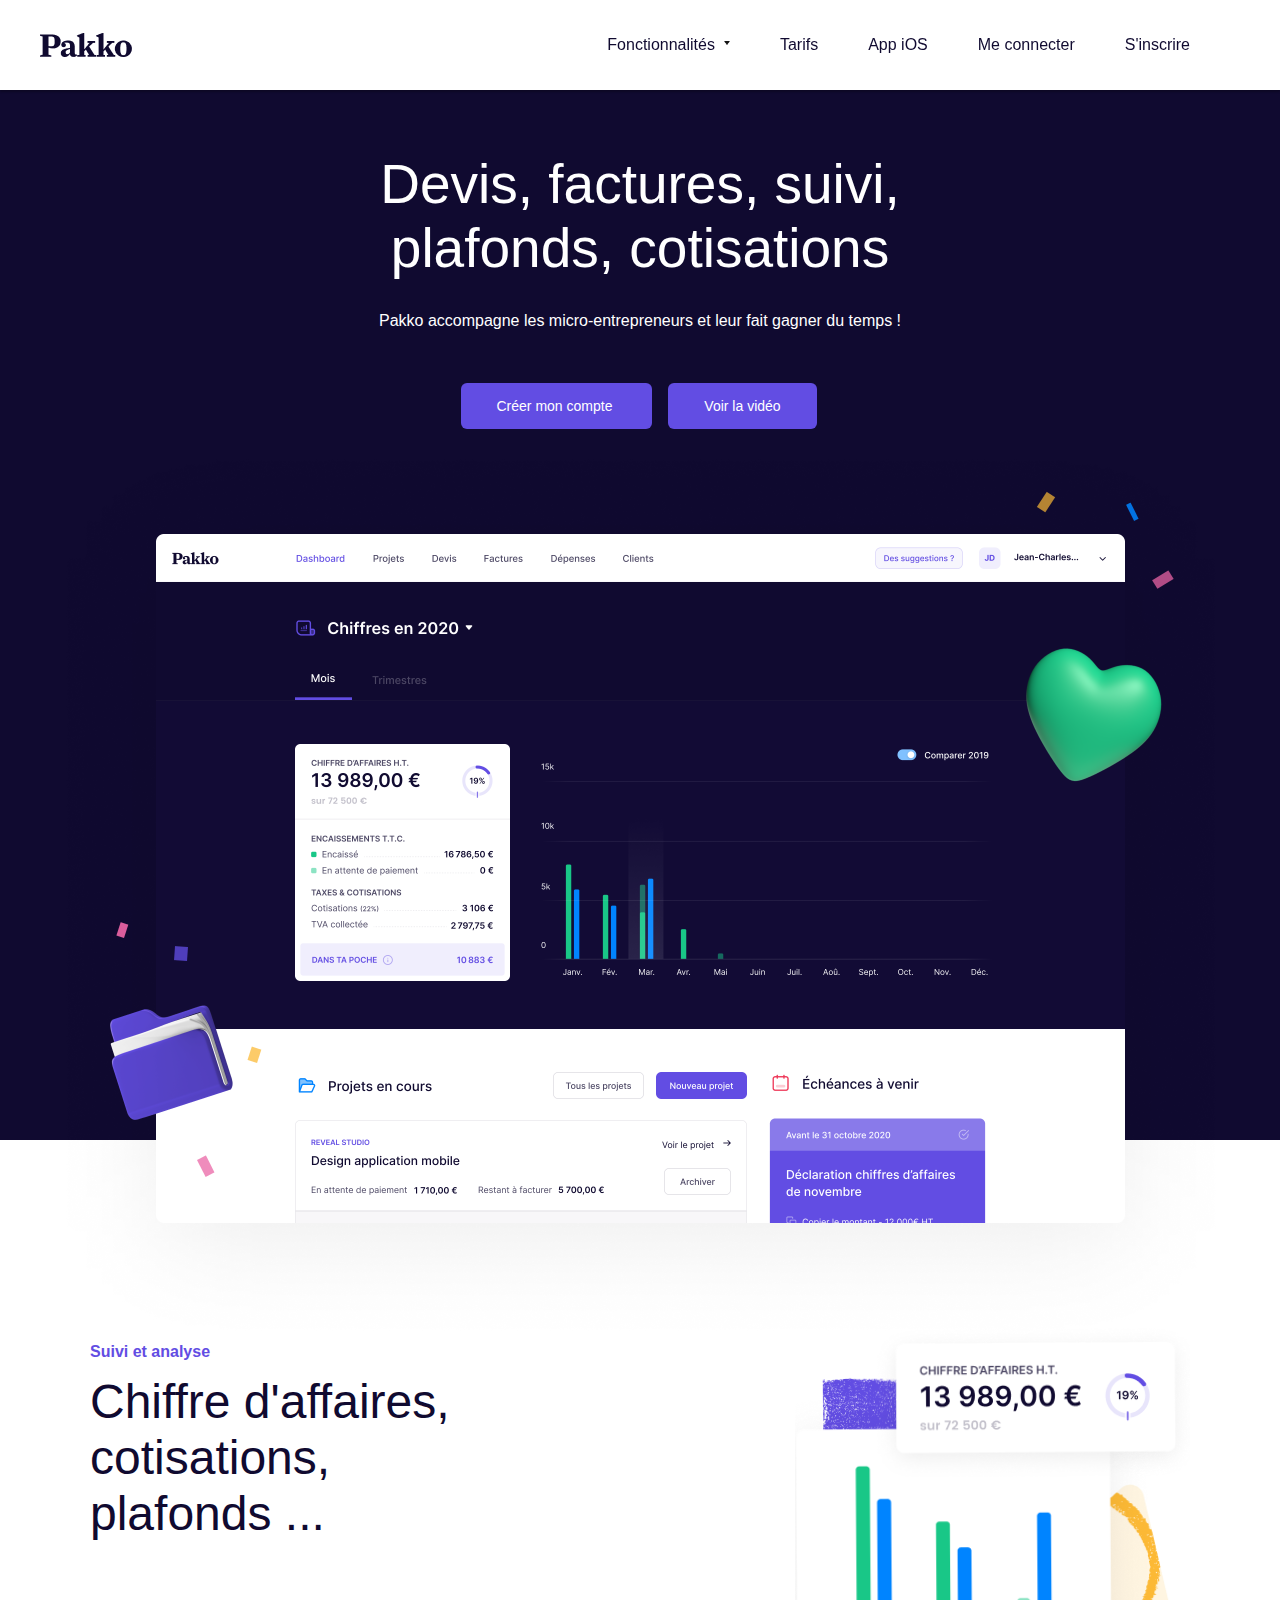
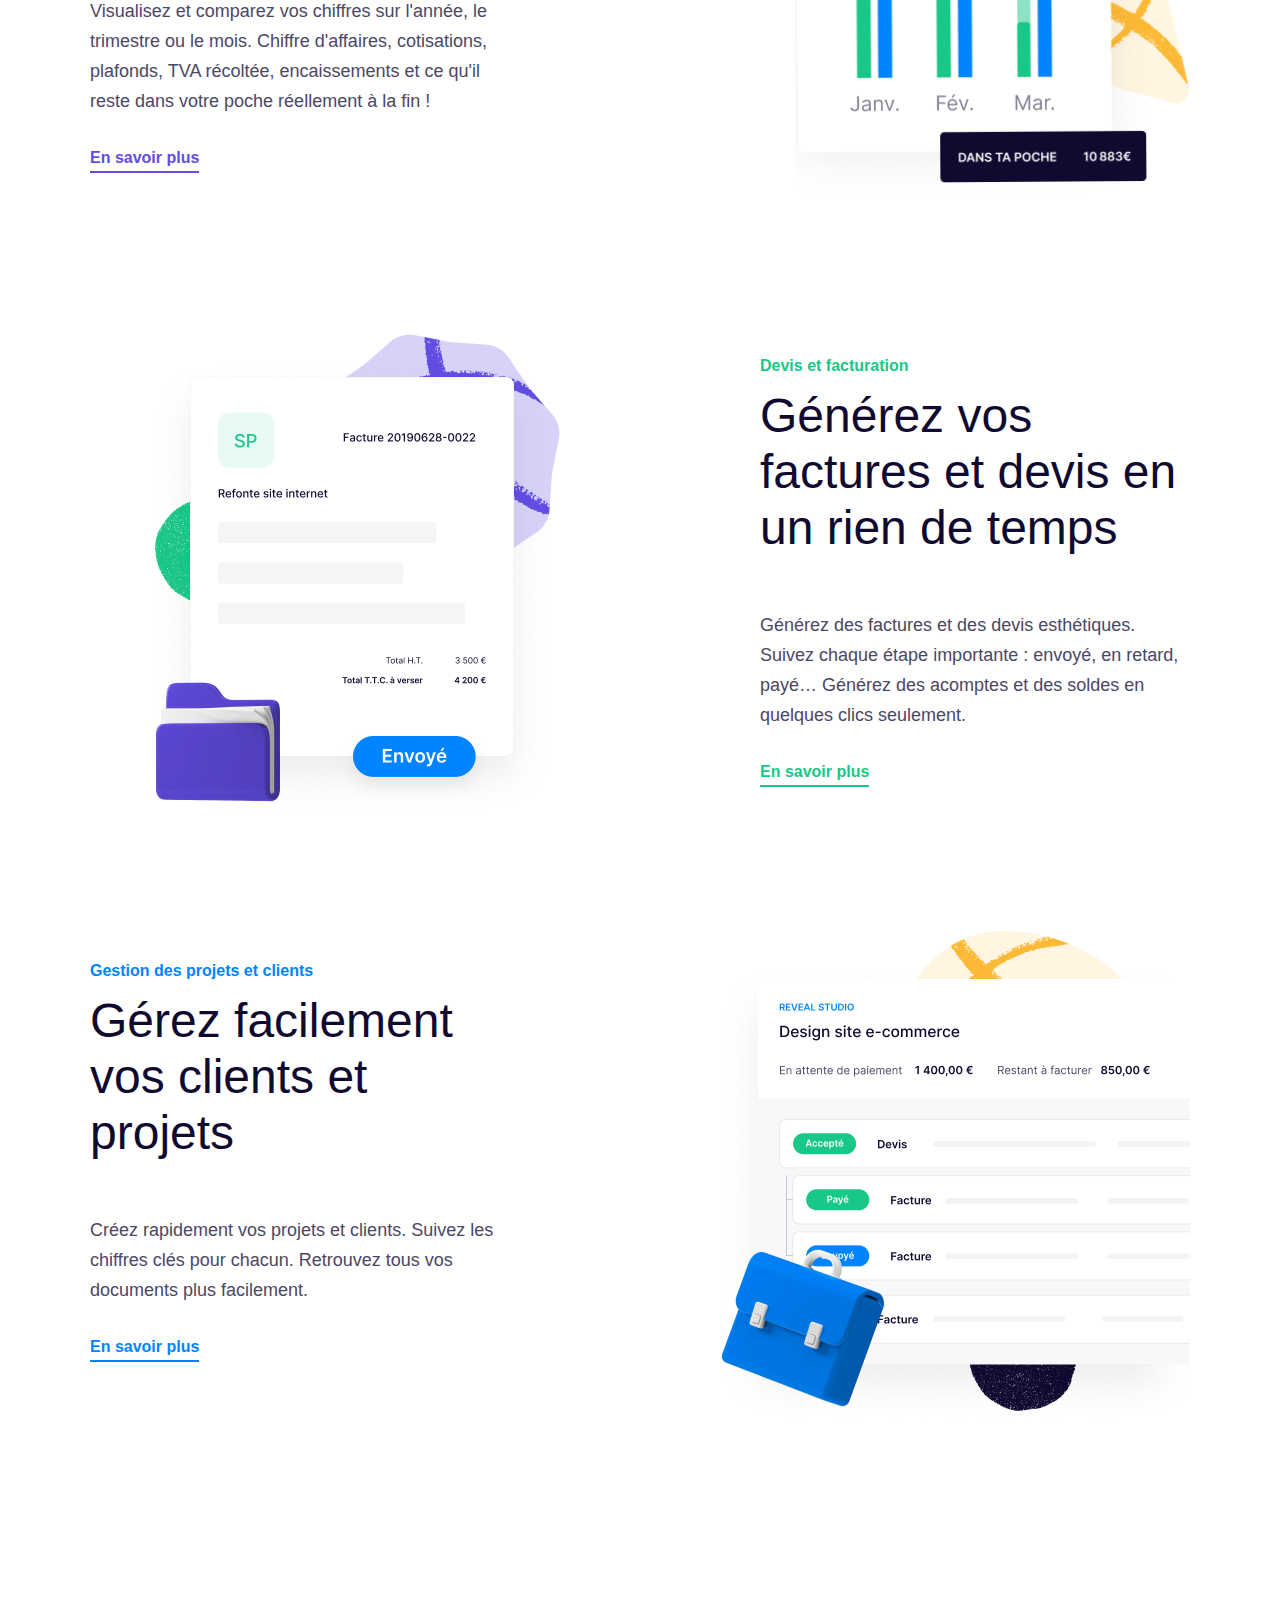
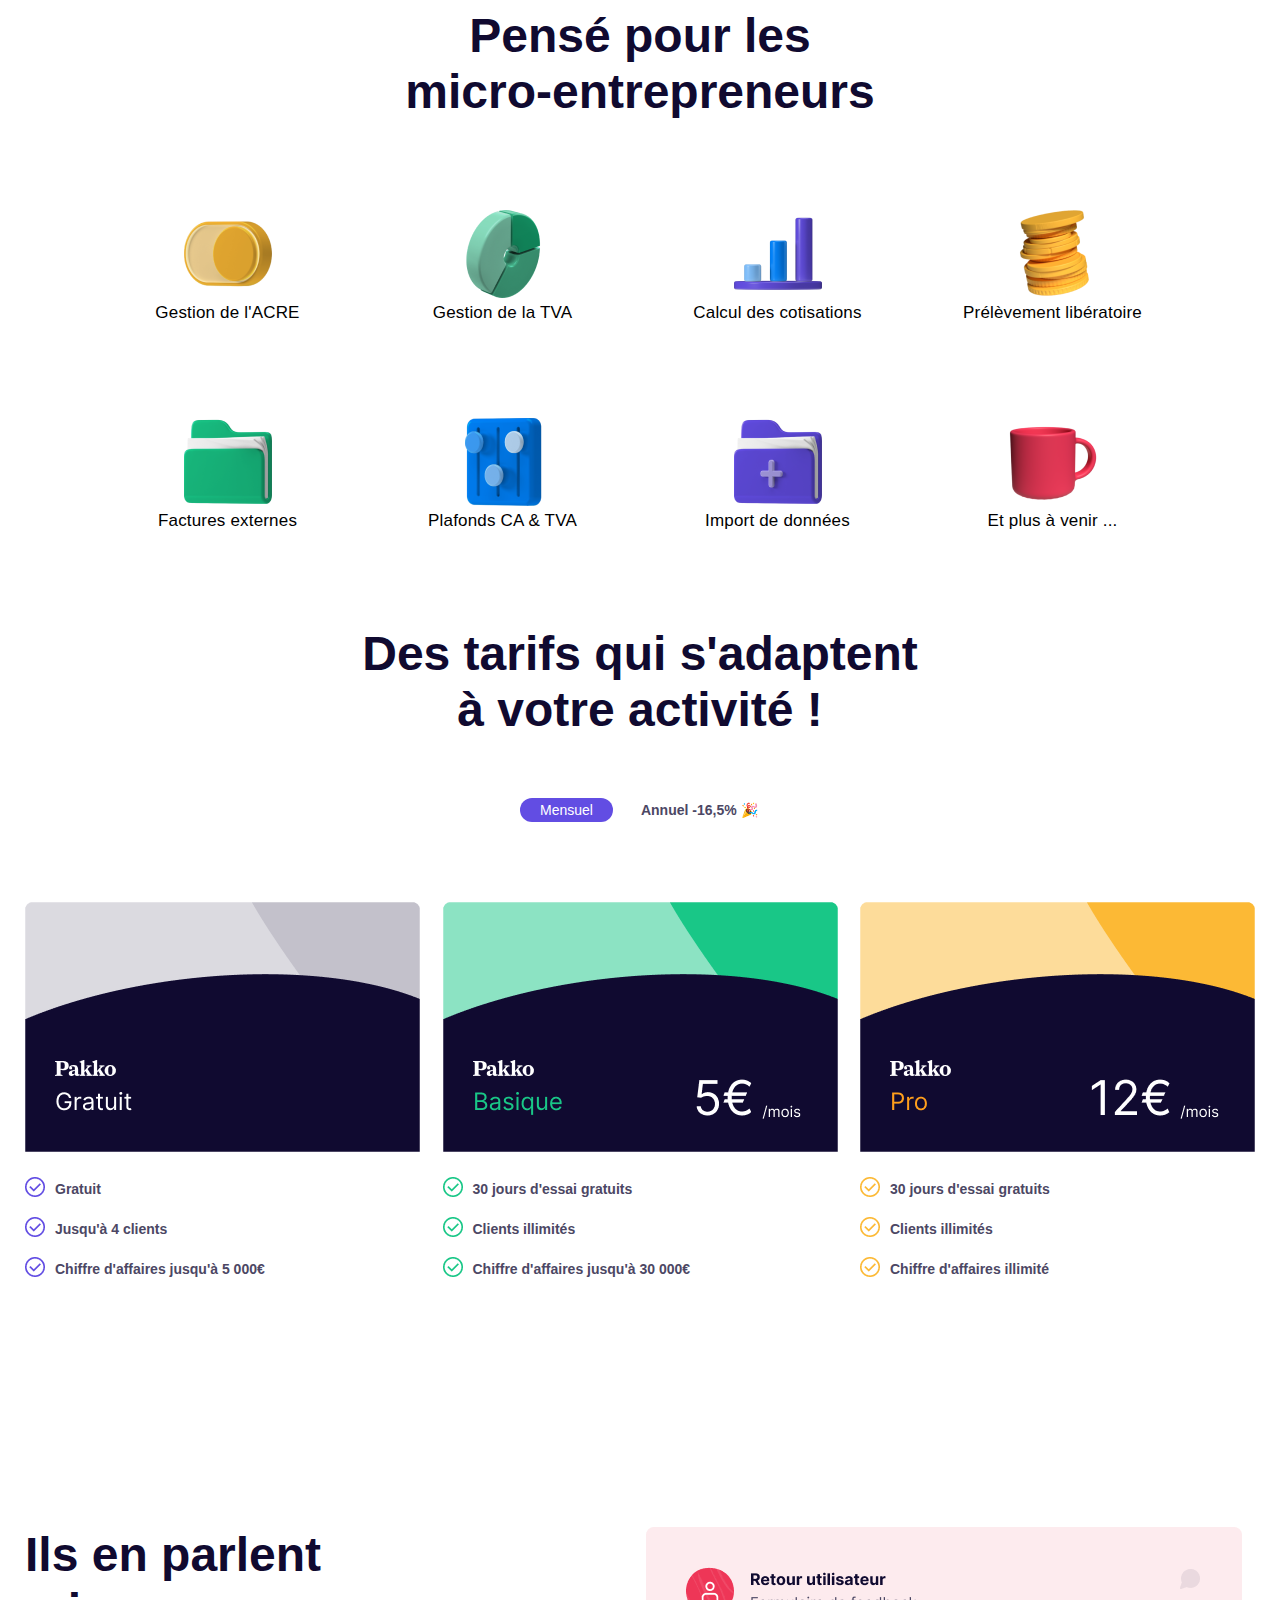
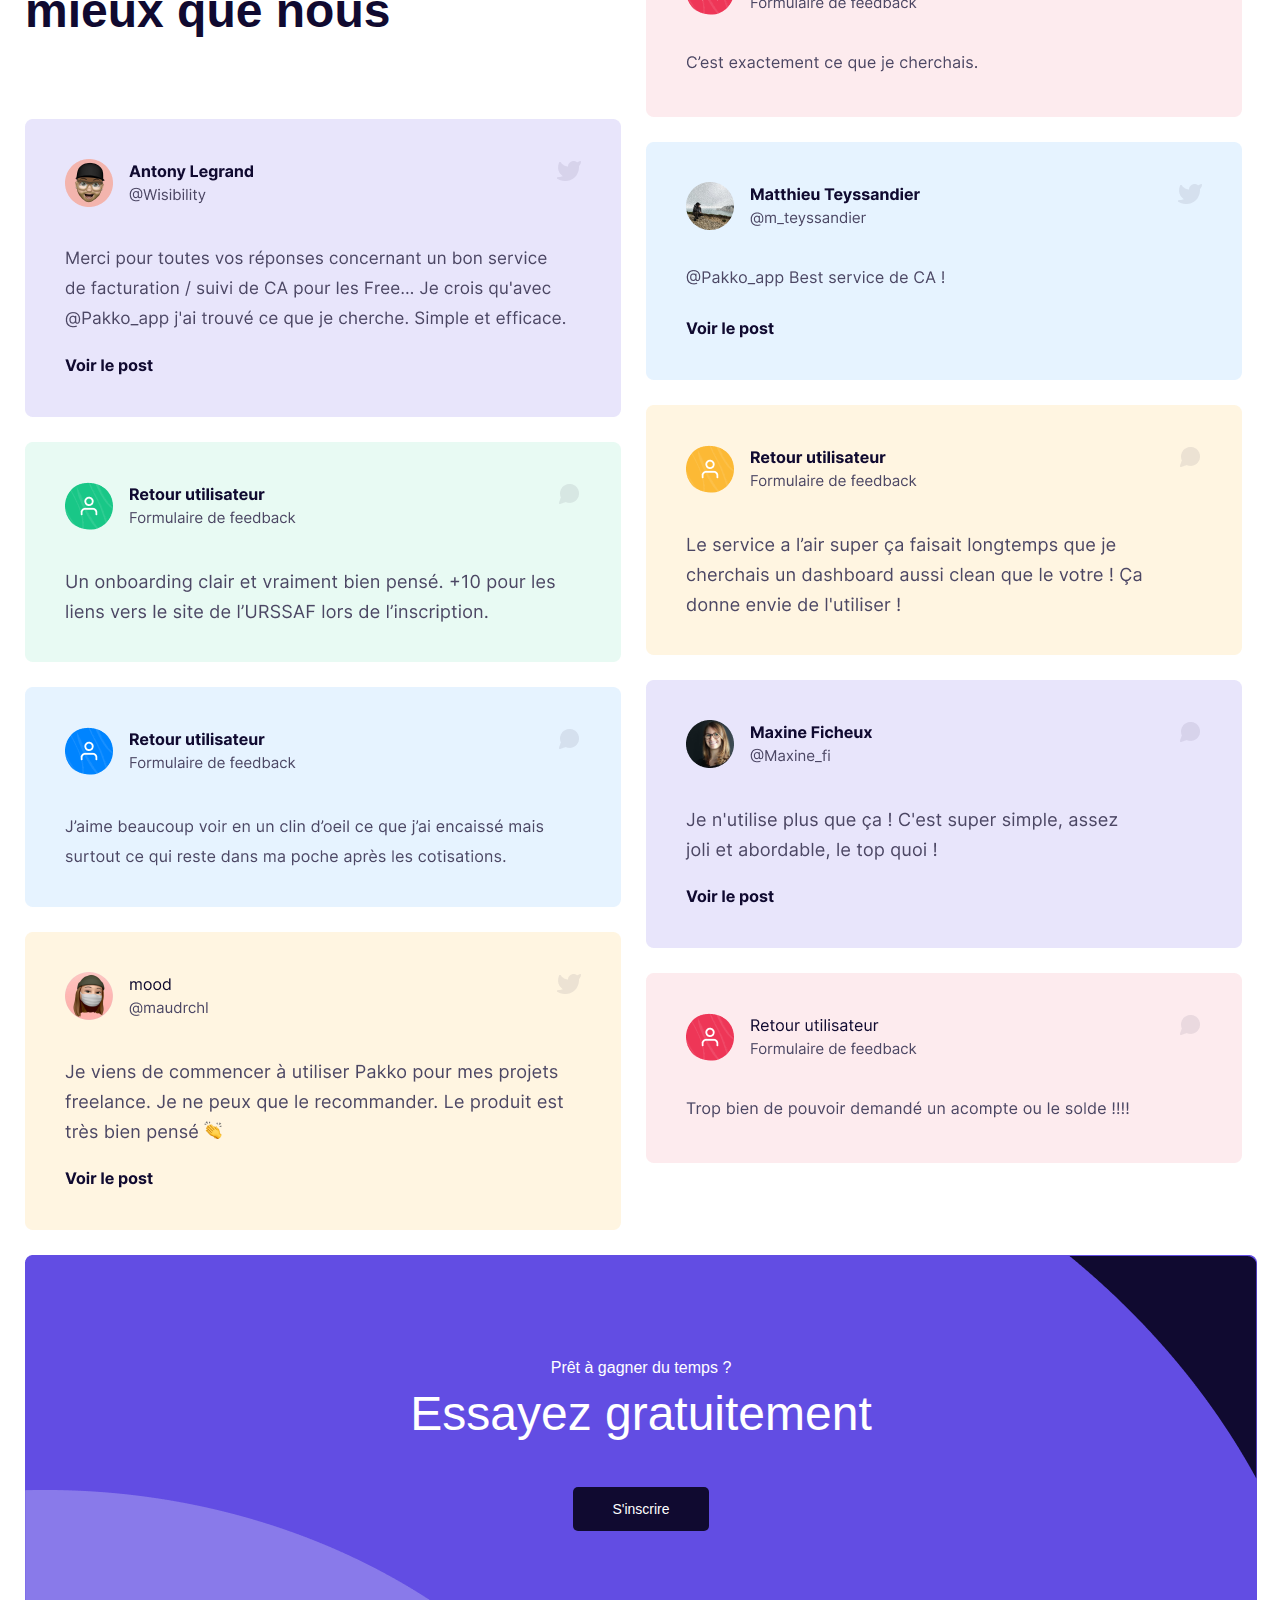
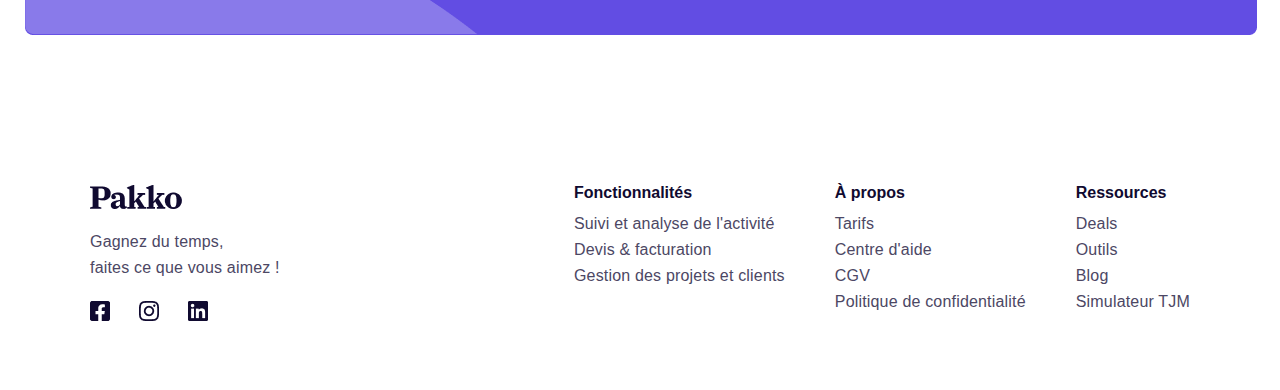
<file: index.html>
<!DOCTYPE html>
<html lang="en">
<head>
   <meta charset="UTF-8">
   <meta http-equiv="X-UA-Compatible" content="IE=edge">
   <meta name="viewport" content="width=device-width, initial-scale=1.0">
   <link rel="stylesheet" href="./CSS/style.css">
   <title>Pakko</title>
</head>
<body>
   <div class="header">
      <div class="header_container">
         <div class="header_logo">
            <img src="./IMG/logo.png" alt="#">
         </div>
         <div class="menu">
            <ul>
               <li class="page arrow"><a href="#">Fonctionnalités</a></li>
               <li class="page"><a href="#">Tarifs</a></li>
               <li class="page"><a href="#">App iOS</a></li>
               <li class="page"><a href="#">Me connecter</a></li>
               <li class="page"><a href="#">S'inscrire</a></li>
            </ul>
         </div>
         <div class="header_burger">
            <span></span>
            <span></span>
            <span></span>
         </div>
      </div>
   </div>
   <main class="main">
      <div class="first_screen">
         <div class="offer">
            <div class="text">
               <h1>
                  Devis, factures, suivi,<br> plafonds, cotisations
               </h1>
               <p>
                  Pakko accompagne les micro-entrepreneurs et leur fait gagner du temps !
               </p>
            </div>
            <div class="btns">
               <a href="#" class="btn btn1">
                  Créer mon compte
               </a>
               <a href="#" class="btn">
                  Voir la vidéo
               </a>
            </div>
         </div>
         <img class="offer_img" src="./IMG/offer_img.png" alt="#">
      </div>
      <section class="sec1 container">
         <div class="sec_text">
            <p class="sec_sub sec1_sub">
               Suivi et analyse
            </p>
            <h2>
               Chiffre d'affaires, cotisations, plafonds ...
            </h2>
            <p class="sec_p">
               Visualisez et comparez vos chiffres sur l'année, le trimestre ou le mois. Chiffre d'affaires, cotisations, plafonds, TVA récoltée, encaissements et ce qu'il reste dans votre poche réellement à la fin !
            </p>
            <a href="#" class="sec_btn sec1_btn">
               En savoir plus
            </a>
         </div>
         <img src="./IMG/sec1.png" alt="#">
      </section>
      <section class="sec container">
         <img src="./IMG/sec2.png" alt="#">
         <div class="sec_text">
            <p class="sec_sub sec2_sub">
               Devis et facturation
            </p>
            <h2>
               Générez vos factures et devis en un rien de temps
            </h2>
            <p class="sec_p">
               Générez des factures et des devis esthétiques. Suivez chaque étape importante : envoyé, en retard, payé… Générez des acomptes et des soldes en quelques clics seulement.            
            </p>
            <a href="#" class="sec_btn sec2_btn">
               En savoir plus
            </a>
         </div>
      </section>
      <section class="sec container">
         <div class="sec_text">
            <p class="sec_sub sec3_sub">
               Gestion des projets et clients
            </p>
            <h2>
               Gérez facilement vos clients et projets
            </h2>
            <p class="sec_p">
               Créez rapidement vos projets et clients. Suivez les chiffres clés pour chacun. Retrouvez tous vos documents plus facilement.
            </p>
            <a href="#" class="sec_btn sec3_btn">
               En savoir plus
            </a> 
         </div>
         <img src="./IMG/sec3.png" alt="#">
      </section>
      <section class="sec4 container">
         <div class="sec4_title">
            <h3>
               Pensé pour les <br>
               micro-entrepreneurs
            </h3>
         </div>
         <div class="sec4_content">
            <div class="content">
               <img class="content_img" src="./IMG/sec4_1.png" alt="#">
               <p class="content_p">
                  Gestion de l'ACRE
               </p>
            </div>
            <div class="content">
               <img class="content_img" src="./IMG/sec4_2.png" alt="#">
               <p class="content_p">
                  Gestion de la TVA
               </p>
            </div>
            <div class="content">
               <img class="content_img" src="./IMG/sec4_3.png" alt="#">
               <p class="content_p">
                  Calcul des cotisations
               </p>
            </div>
            <div class="content">
               <img class="content_img" src="./IMG/sec4_4.png" alt="#">
               <p class="content_p">
                  Prélèvement libératoire
               </p>
            </div>
         </div>
         <div class="sec4_content">
            <div class="content">
               <img class="content_img" src="./IMG/sec4_5.png" alt="#">
               <p class="content_p">
                  Factures externes
               </p>
            </div>
            <div class="content">
               <img class="content_img" src="./IMG/sec4_6.png" alt="#">
               <p class="content_p">
                  Plafonds CA & TVA
               </p>
            </div>
            <div class="content">
               <img class="content_img" src="./IMG/sec4_7.png" alt="#">
               <p class="content_p">
                  Import de données
               </p>
            </div>
            <div class="content">
               <img class="content_img" src="./IMG/sec4_8.png" alt="#">
               <p class="content_p">
                  Et plus à venir ...
               </p>
            </div>
         </div>
      </section>
      <section class="sec5 sec5_container">
         <div class="sec5_title">
            <h3>
               Des tarifs qui s'adaptent <br>
               à votre activité !
            </h3>
         </div>
            <div class="sec5_sub">
               <a class="sec5_btn" href="#">
                  Mensuel
               </a>      
               <p class="sec5_text">
                  Annuel -16,5% 🎉
               </p>
            </div>
            <div class="content_wrapper">
               <div class="sec5_content">
                  <div class="gratuit">
                     <img class="sec5_img" src="./IMG/sec5_1.png" alt="#">
                     <ul class="inf inf1">
                        <li class="sec5_text">Gratuit</li>
                        <li class="sec5_text">Jusqu'à 4 clients</li>
                        <li class="sec5_text">Chiffre d'affaires jusqu'à 5 000€</li>
                     </ul>
                  </div>
               </div>
               <div class="sec5_content">
                  <div class="gratuit">
                     <img class="sec5_img" src="./IMG/sec5_2.png" alt="#">
                     <ul class="inf inf2">
                        <li class="sec5_text">30 jours d'essai gratuits</li>
                        <li class="sec5_text">Clients illimités</li>
                        <li class="sec5_text">Chiffre d'affaires jusqu'à 30 000€</li>
                     </ul>
                  </div>
               </div>
               <div class="sec5_content">
                  <div class="gratuit">
                     <img class="sec5_img" src="./IMG/sec5_3.png" alt="#">
                     <ul class="inf inf3">
                        <li class="sec5_text">30 jours d'essai gratuits</li>
                        <li class="sec5_text">Clients illimités</li>
                        <li class="sec5_text">Chiffre d'affaires illimité</li>
                     </ul>
                  </div>
               </div>
            </div>
      </section>
      <section class="sec6 sec5_container">
         <div class="column">
               <div class="sec6_title">
                  <h3>
                     Ils en parlent <br>
                     mieux que nous
                  </h3>
               </div>
               <img src="./IMG/sec6_2.png" alt="#">
               <img src="./IMG/sec6_4.png" alt="#">
               <img src="./IMG/sec6_6.png" alt="#">
               <img src="./IMG/sec6_8.png" alt="#">
            </div>
            <div class="column">
               <img src="./IMG/sec6_1.png" alt="#">
               <img src="./IMG/sec6_3.png" alt="#">
               <img src="./IMG/sec6_5.png" alt="#">
               <img src="./IMG/sec6_7.png" alt="#">
               <img src="./IMG/sec6_9.png" alt="#">
            </div>
      </section>
      <section class="sec7 sec5_container">
         <div class="background">
            <div class="sec7_content">
               <div class="sec7_sub">
                  <p>
                     Prêt à gagner du temps ?
                  </p>
               </div>
               <div class="sec7_title">
                  <h2>
                     Essayez gratuitement
                  </h2>
               </div>
               <a class="sec7_btn">
                  S'inscrire
               </a>                 
            </div>
         </div>
      </section>
      <footer class="footer container">
         <div class="blocks">
            <div class="block1">
               <img class="footer_img" src="./IMG/logo.png" class="logo">
               <p class="footer_text">
                  Gagnez du temps,
               </p>
               <p class="footer_text">
                  faites ce que vous aimez !
               </p>
               <div class="icons">
                  <img src="./IMG/icon1.png" alt="#" class="icon">
                  <img src="./IMG/icon2.png" alt="#" class="icon">
                  <img src="./IMG/icon3.png" alt="#" class="icon">
               </div>
            </div>
            <div class="blocks2-4">
               <div class="block block2">
                  <h4 class="block_title">
                     Fonctionnalités
                  </h4>
                  <p class="footer_text">
                     Suivi et analyse de l'activité
                  </p>
                  <p class="footer_text">
                     Devis & facturation
                  </p>
                  <p class="footer_text">
                     Gestion des projets et clients
                  </p>
               </div>
               <div class="block block3">
                  <h4 class="block_title">
                     À propos
                  </h4>
                  <p class="footer_text">
                     Tarifs
                  </p>
                  <p class="footer_text">
                     Centre d'aide
                  </p>
                  <p class="footer_text">
                     CGV
                  </p>
                  <p class="footer_text">
                     Politique de confidentialité
                  </p>
               </div>
               <div class="block block4">
                  <h4 class="block_title">
                     Ressources
                  </h4>
                  <p class="footer_text">
                     Deals
                  </p>
                  <p class="footer_text">
                     Outils
                  </p>
                  <p class="footer_text">
                     Blog
                  </p>
                  <p class="footer_text">
                     Simulateur TJM
                  </p>
               </div>
            </div>
         </div>
      </footer>
   </main>   
   <script src="./JS/JQuery.js"></script> 
   <script src="./JS/script.js"></script>  
</body>
</html>
</file>
<file: CSS/style.css>
*{
	padding: 0;
	margin: 0;
	border: 0;
}
*,*:before,*:after{
	-moz-box-sizing: border-box;
	-webkit-box-sizing: border-box;
	box-sizing: border-box;
}
:focus,:active{outline: none;}
a:focus,a:active{outline: none;}

nav,footer,header,aside{display: block;}

html,body{
	height: 100%;
	width: 100%;
	font-size: 100%;
	line-height: 1;
	font-size: 14px;
	-ms-text-size-adjust: 100%;
	-moz-text-size-adjust: 100%;
	-webkit-text-size-adjust: 100%;
}
input,button,textarea{font-family:inherit;}

input::-ms-clear{display: none;}
button{cursor: pointer;}
button::-moz-focus-inner {padding:0;border:0;}
a, a:visited{text-decoration: none;}
a:hover{text-decoration: none;}
ul li{list-style: none;}
img{vertical-align: top;}

h1,h2,h3,h4,h5,h6{font-size:inherit;font-weight: 400;}

body{
	font-family: Arial, "Helvetica Neue", Helvetica, sans-serif;
	overflow-y: auto;
	overflow-x: hidden;
}

.hidden {
	overflow: hidden;
}

a {
   text-decoration: none;
}

.container {
   max-width: 1100px;
   margin: 0 auto;
}

.header {
	top: 0;
	position: fixed;
	background-color: #FFFFFF;
	width: 100%;
	box-shadow: 0px 2px 2px rgba(0, 0, 0, 0.25) ;
	z-index: 3;
}

main {
	margin-top: 90px;
}

.header_container{
	max-width: 1200px;
   margin: 0 auto;
	height: 90px;
   display: flex;
	justify-content: space-between;
	align-items: center;
}

.header_burger {
	display: none;
	margin-right: 50px;
	cursor: pointer;
}

.menu ul{
   display: flex;
}

.page a{
   margin-right: 50px;
	font-size: 16px;
	color: #100A30;
	padding: 15px 0;
}

.page:visited {
	color: #100A30;
}

.arrow a{
	position: relative;
	padding-right: 15px;
}

.arrow a::after {
	content: '';
	background-image: url(../IMG/Vector.png);
	width: 6px;
	height: 4px;
	position: absolute;
	right: 0;
	top: 20px;
}

.page a:hover {
	color: rgba(98, 77, 227, 1);
}

.first_screen {
	background-color: #100A30;
	height: 1050px;
}

h1 {
	font-weight: 400;
	font-size: 55px;
	line-height: 64px;
	text-align: center;
	margin-bottom: 26px;
	color:  white;
	padding-top: 62px ;
}

.text p {
	font-size: 16px;
	line-height: 30px;
	color: white;
	margin: 0 auto 48px;
	font-weight: 400;
	text-align: center;
}

.btns {
	margin: 0 auto;
	max-width: 359px;
	height: 46px;
	padding: 15px 0;
}

.btn {
	background-color: rgba(98, 77, 227, 1);
	padding: 15px 36px;
	border-radius: 6px;
	color: white;
}

.btn1 {
	margin-right: 16px;
}

.btn:hover {
	border: 1px solid white;
	background: none;
}

.btn1:hover {
	margin-right: 14px;
}

.offer_img {
	margin: 0 auto;
	display: block;
}

.sec1 {
	margin-top: 200px;
}

.sec1 img {
	margin-top: -70px;
}

.sec_sub {
	font-weight: 700;
	font-size: 16px;
	line-height: 24px;
	margin-bottom: 10px;
}

.sec_p {
	font-size: 18px;
	line-height: 30px;
	color: #4C4764;
	margin-bottom: 27px;
}

h2 {
	font-size: 48px;
	line-height: 56px;
	color: #100A30;
	margin-bottom: 54px;
}

.sec_btn {
	font-weight: 700;
	font-size: 16px;
	line-height: 30px;
	padding-bottom: 5px;
}

.sec1_btn {
	color: #624DE3;
	border-bottom: 2px solid #624DE3;
}

.sec1_sub{
	color: #624DE3;
}

.sec_text {
	max-width: 430px;
}

.sec, .sec1 {
	display: flex;
	justify-content: space-between;
}

.sec {
	margin-top: 100px;
}

.sec img {
	margin-top: -80px;
}

.sec2_btn {
	color: #19C787;
	border-bottom: 2px solid #19C787;
}

.sec2_sub{
	color: #19C787;
}

.sec3_btn {
	color: #0084FF;
	border-bottom: 2px solid #0084FF;
}

.sec3_sub{
	color: #0084FF;
}

.sec4 {
	margin-top: 144px;
}

h3 {
	text-align: center;
	font-weight: 700;
	font-size: 48px;
	line-height: 56px;
	color: #100A30;
}

.sec4_title {
	margin-bottom: 90px;
}

.content {
	width: 290px;
	height: 208px;
}

.content_p {
	font-size: 17px;
	line-height: 30px;
	text-align: center;
	letter-spacing: 0.18px;
}
.content_img {
	display: block;
	margin: 0 auto;
}

.sec4_content {
	display: flex;
}

.sec5_title {
	margin-bottom: 60px;
}

.sec5_sub {
	display: flex;
	margin: 0 auto;
	width: 240px;
	margin-bottom: 80px;
}

.sec5_btn {
	color:  white;
	padding: 5px 20px;
	background-color: #624DE3;
	border-radius: 200px;
	font-size: 14px;
	margin-right: 28px;
}

.sec5_btn:hover {
	border: 1px solid #624DE3;
	color: #624DE3;
	background: white;
	margin: -1px 26px -1px 0;
}

.sec5_img {
	margin-bottom: 25px;
}

.sec5_text{
	padding: 5px 0;
	font-weight: 700;
	font-size: 14px;
	color: #4C4764;
}

.inf li {
	margin-bottom: 16px;
	padding-left: 30px;
	position: relative;
}

.inf1 li::before {
	content: '';
	position: absolute;
	left: 0;
	top: 0;
	height: 20px;
	width: 20px;
	background-image: url(../IMG/purple.png);
}

.inf2 li::before {
	content: '';
	position: absolute;
	left: 0;
	top: 0;
	height: 20px;
	width: 20px;
	background-image: url(../IMG/green.png);
}

.inf3 li::before {
	content: '';
	position: absolute;
	left: 0;
	top: 0;
	height: 20px;
	width: 20px;
	background-image: url(../IMG/orange.png);
}

.content_wrapper {
	display: flex;
	justify-content: space-between;
}

.sec5_content {
	width: 395px;
}

.sec5_container {
   max-width: 1230px;
   margin: 0 auto;
}

.sec5 {
	margin-bottom: 230px;
}

.sec6_title h3{
	text-align: left;
	margin-bottom: 80px;
}

.sec6 {
	display: flex;
	justify-content: space-between;
}

.column img {
	margin-bottom: 25px
}

.column {
	margin-right: 25px;
}

.background {
	background-image: url(../IMG/sec7_bg.png);
	height: 380px;
	width: 1232px;
	display: flex;
	align-items: center;
	justify-content: center;
	margin-bottom: 150px;
}

.sec7_sub {
	font-size: 16px;
	text-align: center;
	color: white;
	margin-bottom: 10px;
}

.sec7_title h2{
	color: white;
	margin-bottom: 45px;
}

.sec7_btn {
	text-align: center;
	font-size: 14px;
	display: block;
	width: 136px;
	margin: 0 auto;
	color: #FFFFFF;
	background-color: #100A30;
	border-radius: 5px;
	padding: 15px 0;
	cursor: pointer;
}

.sec7_btn:hover {
	border: 1px solid white;
	background: none;
	margin-top: -1px;
	margin-bottom: -1px;
}

.blocks {
	display: flex;
	justify-content: space-between;
}

.blocks2-4 {
	padding-bottom: 70px;
	display: flex;
}

.block3, .block4 {
	margin-left: 50px;
}

.footer_img {
	margin-bottom: 25px;
}

.footer_text {
	font-size: 16px;
	letter-spacing: 0.18px;
	color: #4C4764;
	margin-bottom: 10px;
}

.icons img{
	margin-right: 25px;
	margin-top: 15px;
	cursor: pointer;
}

.block_title {
	font-weight: 700;
	font-size: 16px;
	color: #100A30;
	margin-bottom: 15px;
}

@media screen and (max-width: 1230px) {

	.container {
		width: 960px;
	}

	.content_wrapper {
		display: block
	}

	.header_logo {
		margin-left: 50px;
		position: relative;
		z-index: 1;
	}

	.sec5_content {
		margin: 0 auto;
	}

	.sec5_container {
		width: 100%;
		margin: 0 auto;
	}

	.sec6 {
		display: block;
		margin-bottom: 75px;
	}

	.sec5 {
		margin-bottom: 100px;
	}

	.sec4 {
		margin-bottom: 100px;
	}

	.sec6_title h3 {
	text-align: center;
	}

	.column img {
		display: block;
		margin: 0 auto 25px;
	}

	.background {
		width: 100%;
	}

	.offer_img {
		display: none;
	}

	.first_screen {
		height: 100%;
		padding-bottom: 152px;
  	}
}

@media screen and (max-width: 992px) {

	

	.page a {
		font-size: 25px;
		line-height: 50px;
		margin-right: 0;
	}

	.arrow a::after {
		display: none;
	}

	.arrow a{
		padding-right: 0px;
	}

	.footer_text {
		display: none;
	}

	.blocks2-4 {
		display: block;
	}

	.block3, .block4 {
		margin-left: 0px;
	}

	.header_burger {
		display: block;
	}

	.menu ul {
		padding: 15px;
		display: flex;
		flex-direction: column;
		align-items: center;
	}

	.container {
		width: 720px;
	}

	.sec img {
		display: none;
  	}

	.sec1 img {
		display: none;
  	}

	.sec_text {
		display: block;
		margin: 50px auto 0;
	}

	/* /////////////////burger///////////////// */

	.header_burger {
		width: 30px;
		height: 30px;
		position: relative;
		z-index:2;
		overflow: hidden;
	}
	.header_burger span {
		width: 30px;
		height: 2px;
		position: absolute;
		top: 50%;
		left: 50%;
		transform: translate(-50%, -50%);
		background-color: #100A30;
		transition: all 0.5s;
	}
	.header_burger span:nth-of-type(2) {
		top: calc(50% - 5px);
	}
	.header_burger span:nth-of-type(3) {
		top: calc(50% + 5px);
	}

	.menu {
		position: fixed;
		top: 0;
		left: 0;
		width: 100%;
		height: 100%;
		padding-top: 90px;
		background: #ffffff;
		transform: translateX(-100%);
		transition: all 0.5s; 
		overflow: auto;
	}

	.menu.active {
		transform: translateX(0);
	}

	.header_burger.active span:nth-of-type(1) {
		display: none;
	}
	.header_burger.active span:nth-of-type(2) {
		top: 50%;
		transform: translate(-50%, 0%) rotate(45deg);  
	}
	.header_burger.active span:nth-of-type(3) {
		top: 50%;
		transform: translate(-50%, 0%) rotate(-45deg); 
	}
}

@media screen and (max-width: 768px) {
	.container {
		width: 540px;
	}

	.sec5_container {
		width: 540px;
	}

	.column img {
		width: 100%;
  }
}

@media screen and (max-width: 576px) {

	.btn {
		display: block;
		margin: 0 0 20px 0;
		text-align: center;
	}

	.sec5_img {
		width: 90%;
		margin: 0 auto 25px;
	}

	.container {
		width: 90%;
	}

	.sec5_container {
		width: 90%;
	}

	.sec4_content {
		display: block;
   }

	.sec4_content .content {
		margin: 0 auto;
   }

	.text p, h1 {
		margin: 0 61px 20px;
	}

	.sec7_title h2 {
		text-align: center;
  }
}

	.menu.active {
		display: block;
	}
</file>
